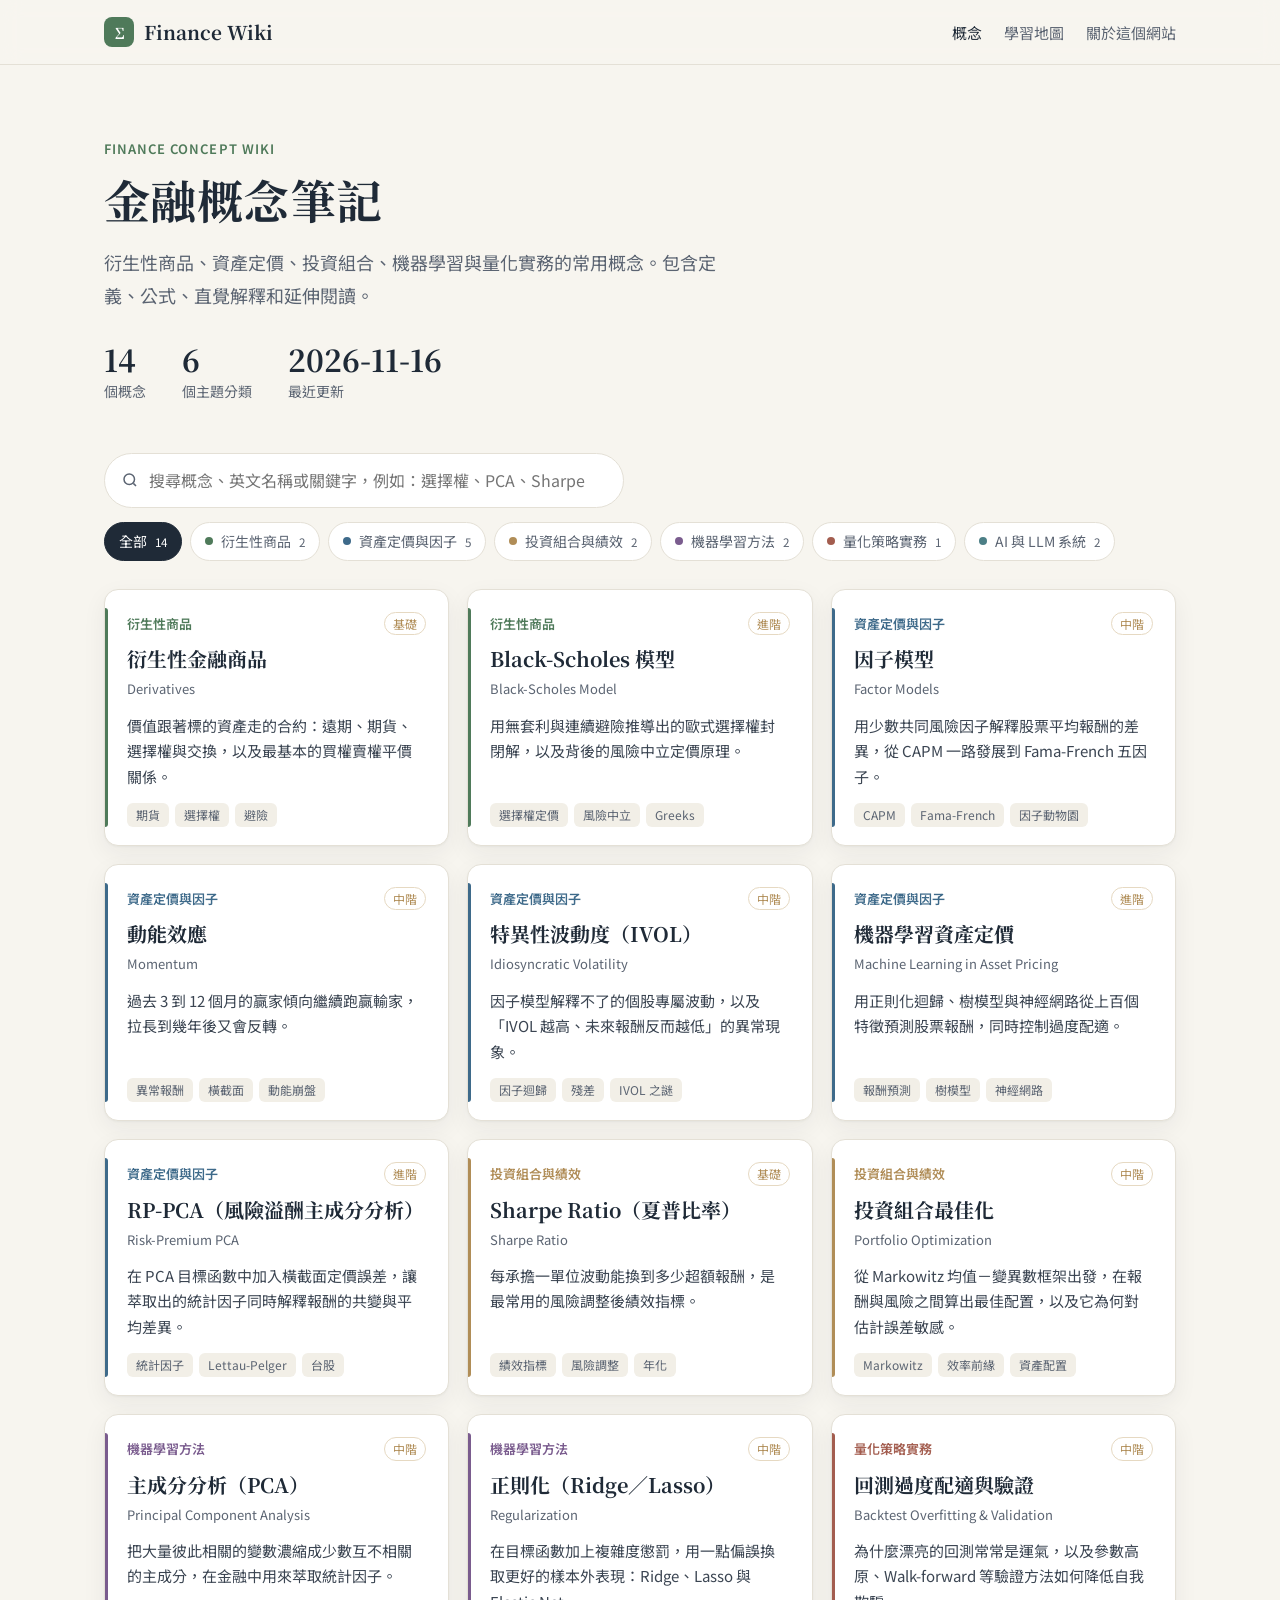
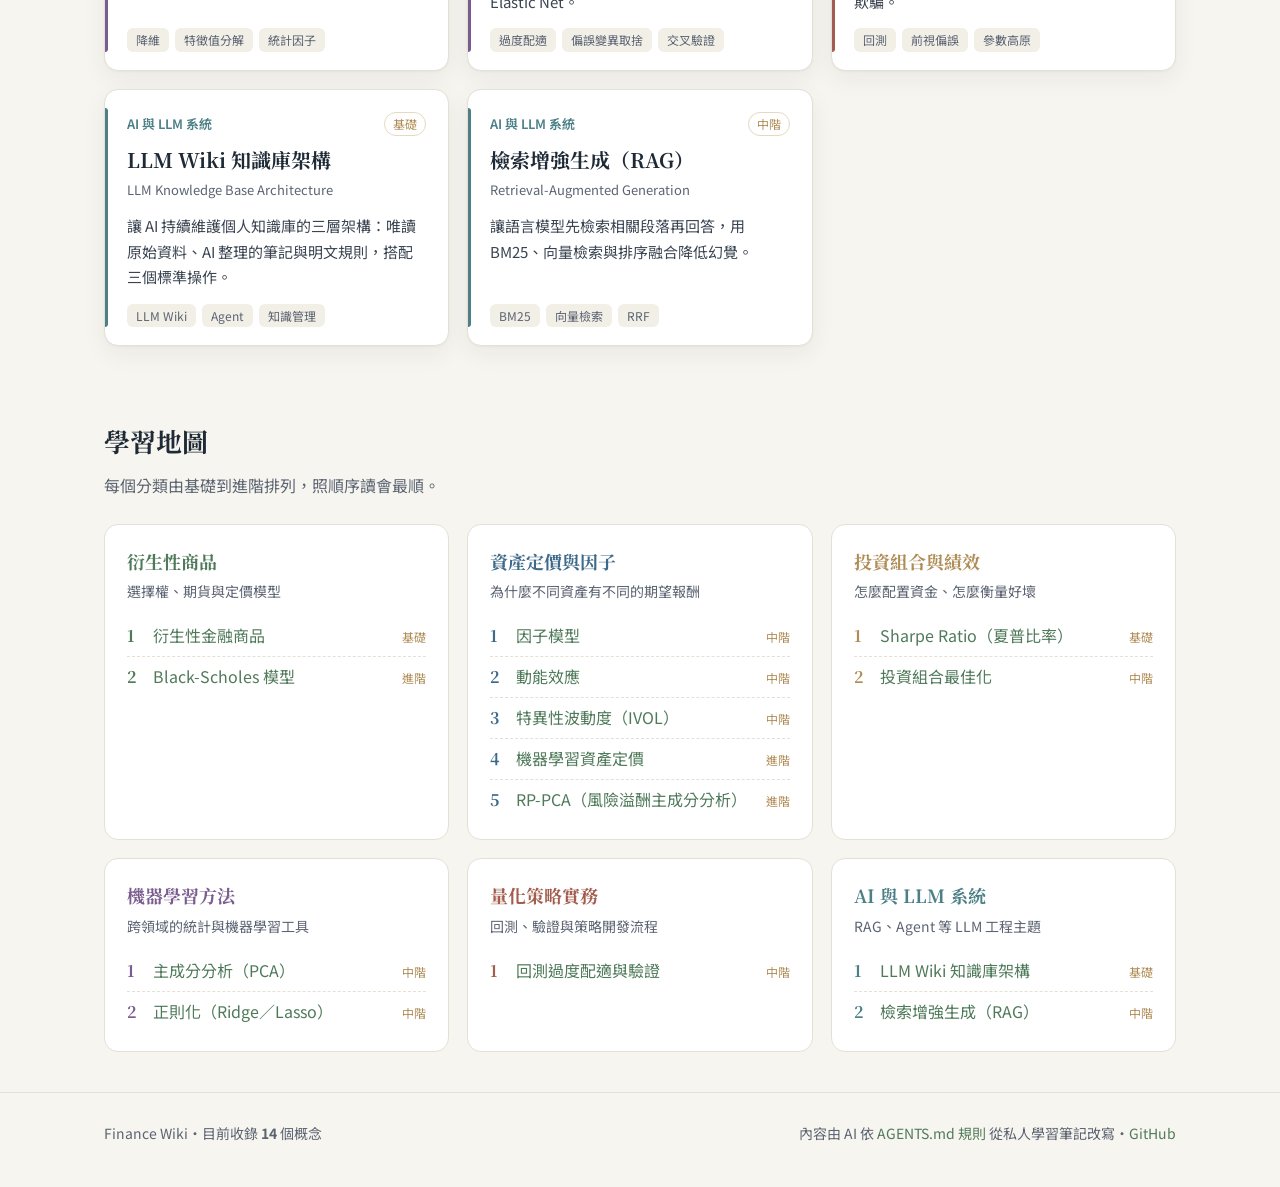
<file: index.html>
<!DOCTYPE html>
<html lang="zh-Hant">
<head>
<meta charset="utf-8">
<meta name="viewport" content="width=device-width, initial-scale=1">
<title>Finance Wiki｜金融概念筆記</title>
<meta name="description" content="衍生性商品、資產定價、投資組合、機器學習與量化實務的概念筆記。">
<link rel="preconnect" href="https://fonts.googleapis.com">
<link rel="preconnect" href="https://fonts.gstatic.com" crossorigin>
<link href="https://fonts.googleapis.com/css2?family=Noto+Serif+TC:wght@600;700&family=Noto+Sans+TC:wght@400;500;600&display=swap" rel="stylesheet">
<link rel="stylesheet" href="assets/vendor/katex/katex.min.css">
<link rel="stylesheet" href="assets/css/style.css">
<link rel="icon" href="data:image/svg+xml,%3Csvg xmlns='http://www.w3.org/2000/svg' viewBox='0 0 32 32'%3E%3Crect width='32' height='32' rx='8' fill='%234F7A5A'/%3E%3Ctext x='16' y='22' font-size='17' text-anchor='middle' fill='white' font-family='serif'%3EΣ%3C/text%3E%3C/svg%3E">
</head>
<body data-page="home">
<header class="site-header"><div class="wrap">
  <a class="brand" href="index.html"><span class="brand-mark">Σ</span>Finance Wiki</a>
  <nav class="nav">
    <a href="index.html" class="active">概念</a>
    <a href="index.html#map">學習地圖</a>
    <a href="about.html">關於這個網站</a>
  </nav>
</div></header>
<main class="wrap">
  <section class="hero">
    <div class="eyebrow">Finance Concept Wiki</div>
    <h1>金融概念筆記</h1>
    <p class="lead">衍生性商品、資產定價、投資組合、機器學習與量化實務的常用概念。包含定義、公式、直覺解釋和延伸閱讀。</p>
    <div class="stats">
      <div class="stat"><b id="stat-pages">—</b><span>個概念</span></div>
      <div class="stat"><b id="stat-cats">—</b><span>個主題分類</span></div>
      <div class="stat"><b id="stat-updated">—</b><span>最近更新</span></div>
    </div>
  </section>

  <section>
    <div class="toolbar">
      <input id="search" class="search" type="search" placeholder="搜尋概念、英文名稱或關鍵字，例如：選擇權、PCA、Sharpe" aria-label="搜尋概念">
      <div id="chips" class="chips" role="toolbar" aria-label="依分類篩選"></div>
    </div>
    <div id="grid" class="grid"></div>
  </section>

  <section id="map-section">
    <h2 class="section-title">學習地圖</h2>
    <p class="section-sub">每個分類由基礎到進階排列，照順序讀會最順。</p>
    <div class="map" id="map"></div>
  </section>
</main>
<footer class="site-footer"><div class="wrap">
  <span>Finance Wiki・目前收錄 <b id="footer-count">—</b> 個概念</span>
  <span>內容由 AI 依 <a href="about.html">AGENTS.md 規則</a> 從私人學習筆記改寫・<a href="https://github.com/">GitHub</a></span>
</div></footer>
<script src="assets/vendor/marked/marked.min.js"></script>
<script src="assets/vendor/katex/katex.min.js"></script>
<script src="assets/js/site.js"></script>
</body>
</html>
</file>
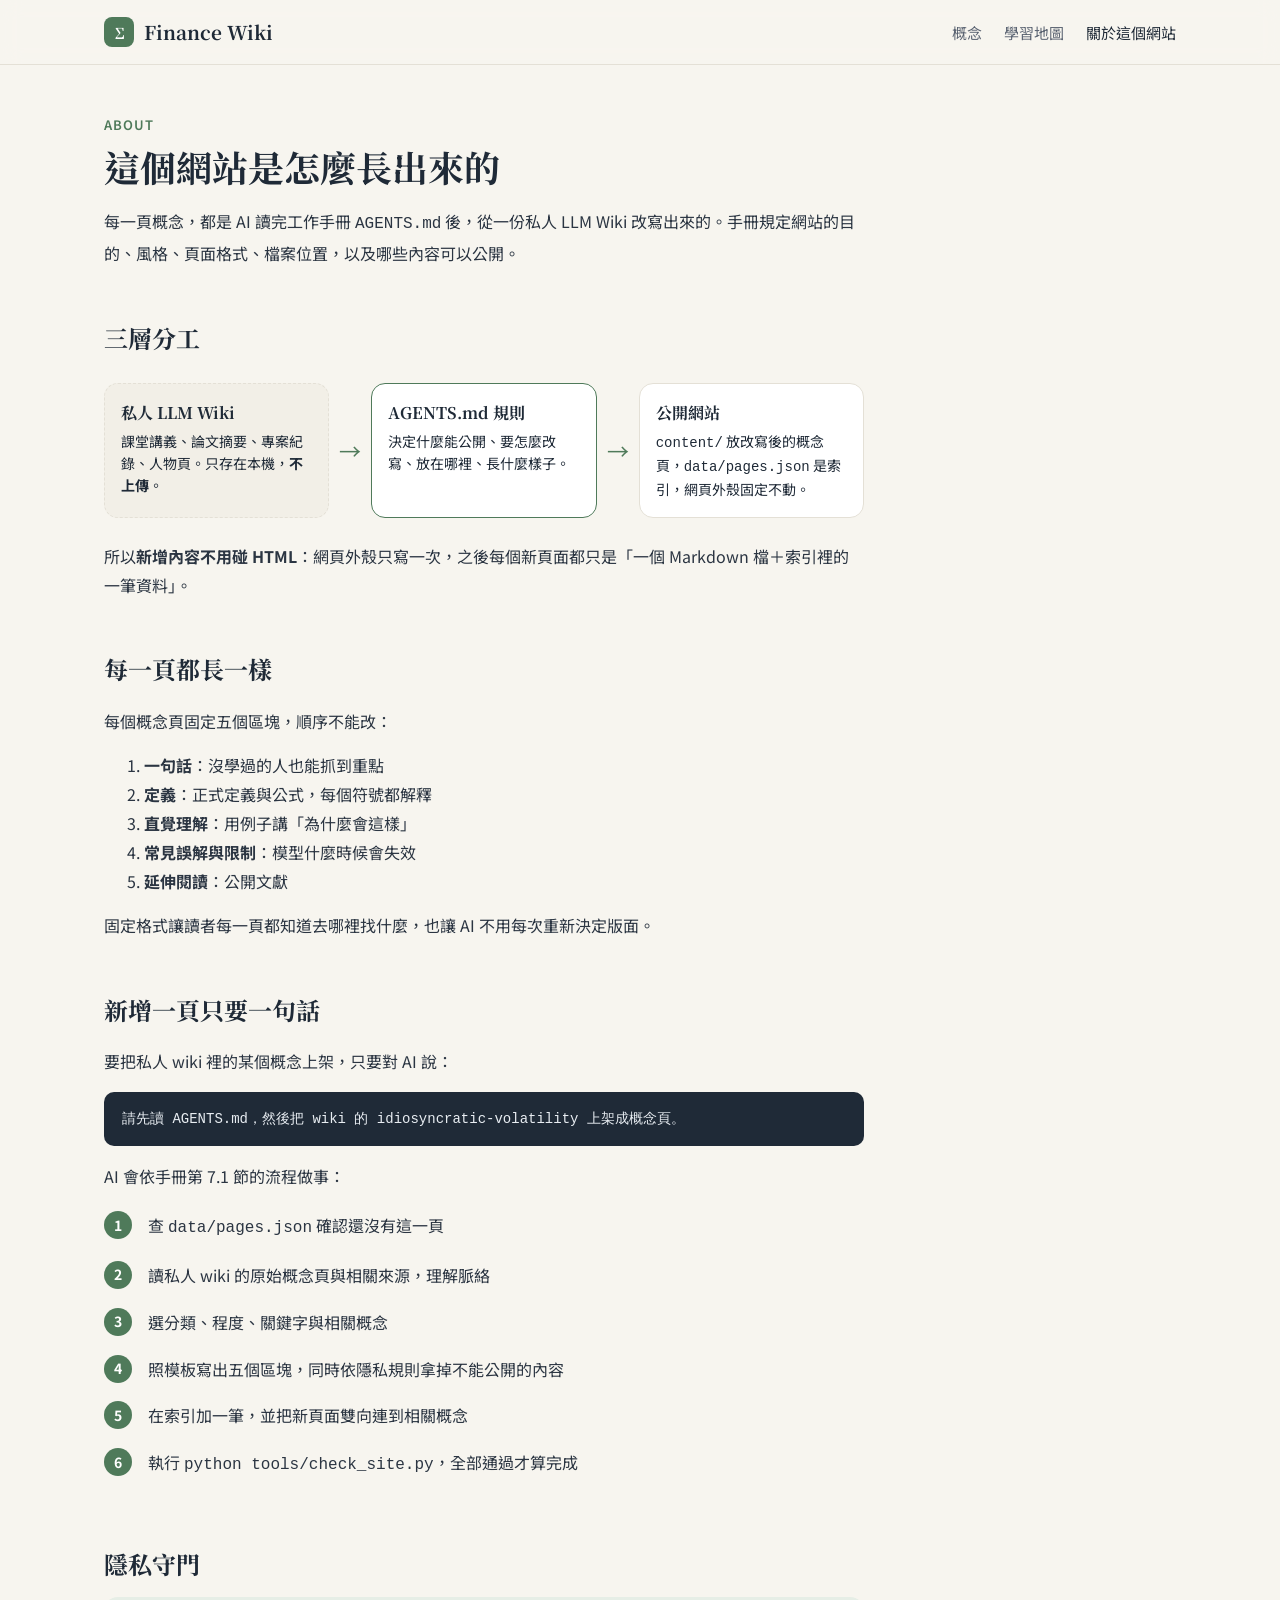
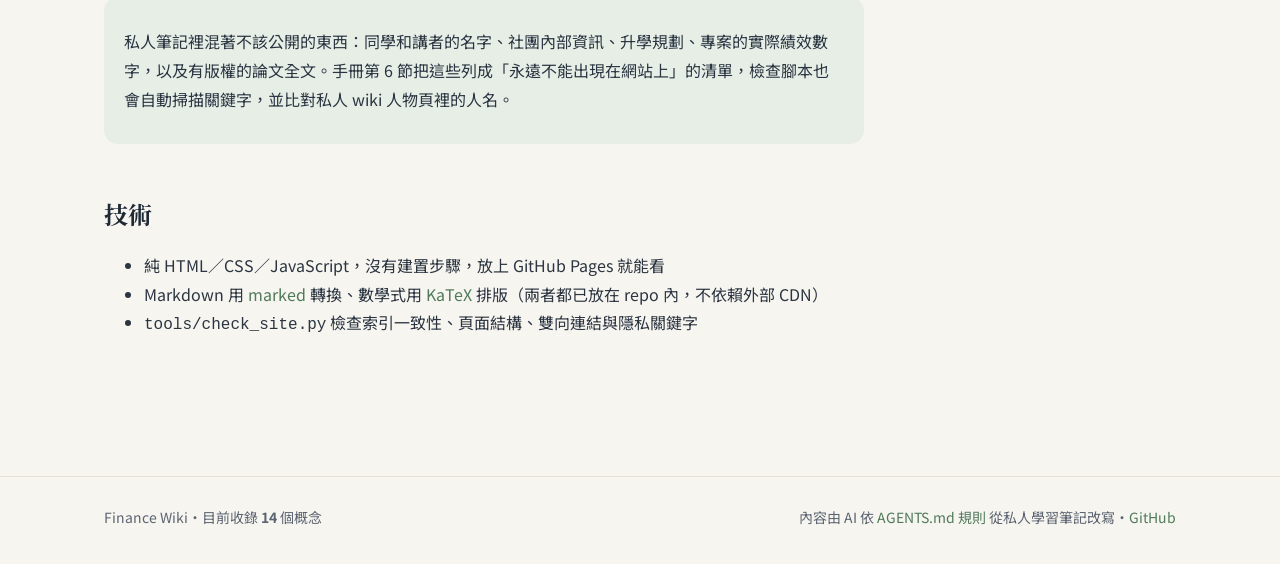
<file: about.html>
<!DOCTYPE html>
<html lang="zh-Hant">
<head>
<meta charset="utf-8">
<meta name="viewport" content="width=device-width, initial-scale=1">
<title>關於這個網站｜Finance Wiki</title>
<meta name="description" content="衍生性商品、資產定價、投資組合、機器學習與量化實務的概念筆記。">
<link rel="preconnect" href="https://fonts.googleapis.com">
<link rel="preconnect" href="https://fonts.gstatic.com" crossorigin>
<link href="https://fonts.googleapis.com/css2?family=Noto+Serif+TC:wght@600;700&family=Noto+Sans+TC:wght@400;500;600&display=swap" rel="stylesheet">
<link rel="stylesheet" href="assets/vendor/katex/katex.min.css">
<link rel="stylesheet" href="assets/css/style.css">
<link rel="icon" href="data:image/svg+xml,%3Csvg xmlns='http://www.w3.org/2000/svg' viewBox='0 0 32 32'%3E%3Crect width='32' height='32' rx='8' fill='%234F7A5A'/%3E%3Ctext x='16' y='22' font-size='17' text-anchor='middle' fill='white' font-family='serif'%3EΣ%3C/text%3E%3C/svg%3E">
</head>
<body data-page="about">
<header class="site-header"><div class="wrap">
  <a class="brand" href="index.html"><span class="brand-mark">Σ</span>Finance Wiki</a>
  <nav class="nav">
    <a href="index.html">概念</a>
    <a href="index.html#map">學習地圖</a>
    <a href="about.html" class="active">關於這個網站</a>
  </nav>
</div></header>
<main class="wrap">
<div class="prose">
  <div class="eyebrow">About</div>
  <h1>這個網站是怎麼長出來的</h1>
  <p>每一頁概念，都是 AI 讀完工作手冊 <code>AGENTS.md</code> 後，從一份私人 LLM Wiki 改寫出來的。手冊規定網站的目的、風格、頁面格式、檔案位置，以及哪些內容可以公開。</p>

  <h2>三層分工</h2>
  <div class="flow">
    <div class="box private"><b>私人 LLM Wiki</b>課堂講義、論文摘要、專案紀錄、人物頁。只存在本機，<strong>不上傳</strong>。</div>
    <div class="arrow">→</div>
    <div class="box rules"><b>AGENTS.md 規則</b>決定什麼能公開、要怎麼改寫、放在哪裡、長什麼樣子。</div>
    <div class="arrow">→</div>
    <div class="box"><b>公開網站</b><code>content/</code> 放改寫後的概念頁，<code>data/pages.json</code> 是索引，網頁外殼固定不動。</div>
  </div>
  <p>所以<strong>新增內容不用碰 HTML</strong>：網頁外殼只寫一次，之後每個新頁面都只是「一個 Markdown 檔＋索引裡的一筆資料」。</p>

  <h2>每一頁都長一樣</h2>
  <p>每個概念頁固定五個區塊，順序不能改：</p>
  <ol>
    <li><b>一句話</b>：沒學過的人也能抓到重點</li>
    <li><b>定義</b>：正式定義與公式，每個符號都解釋</li>
    <li><b>直覺理解</b>：用例子講「為什麼會這樣」</li>
    <li><b>常見誤解與限制</b>：模型什麼時候會失效</li>
    <li><b>延伸閱讀</b>：公開文獻</li>
  </ol>
  <p>固定格式讓讀者每一頁都知道去哪裡找什麼，也讓 AI 不用每次重新決定版面。</p>

  <h2>新增一頁只要一句話</h2>
  <p>要把私人 wiki 裡的某個概念上架，只要對 AI 說：</p>
<pre><code>請先讀 AGENTS.md，然後把 wiki 的 idiosyncratic-volatility 上架成概念頁。</code></pre>
  <p>AI 會依手冊第 7.1 節的流程做事：</p>
  <ol class="steps">
    <li>查 <code>data/pages.json</code> 確認還沒有這一頁</li>
    <li>讀私人 wiki 的原始概念頁與相關來源，理解脈絡</li>
    <li>選分類、程度、關鍵字與相關概念</li>
    <li>照模板寫出五個區塊，同時依隱私規則拿掉不能公開的內容</li>
    <li>在索引加一筆，並把新頁面雙向連到相關概念</li>
    <li>執行 <code>python tools/check_site.py</code>，全部通過才算完成</li>
  </ol>

  <h2>隱私守門</h2>
  <div class="callout">
    <p>私人筆記裡混著不該公開的東西：同學和講者的名字、社團內部資訊、升學規劃、專案的實際績效數字，以及有版權的論文全文。手冊第 6 節把這些列成「永遠不能出現在網站上」的清單，檢查腳本也會自動掃描關鍵字，並比對私人 wiki 人物頁裡的人名。</p>
  </div>

  <h2>技術</h2>
  <ul>
    <li>純 HTML／CSS／JavaScript，沒有建置步驟，放上 GitHub Pages 就能看</li>
    <li>Markdown 用 <a href="https://marked.js.org/">marked</a> 轉換、數學式用 <a href="https://katex.org/">KaTeX</a> 排版（兩者都已放在 repo 內，不依賴外部 CDN）</li>
    <li><code>tools/check_site.py</code> 檢查索引一致性、頁面結構、雙向連結與隱私關鍵字</li>
  </ul>
</div>
</main>
<footer class="site-footer"><div class="wrap">
  <span>Finance Wiki・目前收錄 <b id="footer-count">—</b> 個概念</span>
  <span>內容由 AI 依 <a href="about.html">AGENTS.md 規則</a> 從私人學習筆記改寫・<a href="https://github.com/">GitHub</a></span>
</div></footer>
<script src="assets/vendor/marked/marked.min.js"></script>
<script src="assets/vendor/katex/katex.min.js"></script>
<script src="assets/js/site.js"></script>
</body>
</html>
</file>
<file: assets/css/style.css>
/* Finance Wiki — 全站樣式。設計 token 對應 AGENTS.md 第 3 節。 */
:root {
  --paper: #F7F5EF;
  --card: #FFFFFF;
  --ink: #1F2A37;
  --muted: #5B6472;
  --accent: #4F7A5A;
  --accent-soft: #E6EEE6;
  --gold: #B08D57;
  --line: #E4E0D6;
  --radius: 14px;
  --shadow: 0 1px 2px rgba(31, 42, 55, .04), 0 8px 24px rgba(31, 42, 55, .06);
  --serif: "Noto Serif TC", "Songti TC", "PMingLiU", serif;
  --sans: "Noto Sans TC", "PingFang TC", "Microsoft JhengHei", system-ui, sans-serif;
  --mono: "JetBrains Mono", Consolas, monospace;
  --max: 1120px;
}

* { box-sizing: border-box; }
html { scroll-behavior: smooth; }
body {
  margin: 0;
  background: var(--paper);
  color: var(--ink);
  font-family: var(--sans);
  font-size: 16px;
  line-height: 1.8;
  -webkit-font-smoothing: antialiased;
}
a { color: var(--accent); text-decoration: none; }
a:hover { text-decoration: underline; text-underline-offset: 3px; }
.wrap { max-width: var(--max); margin: 0 auto; padding: 0 24px; }

/* ---------- 頁首 ---------- */
.site-header {
  position: sticky; top: 0; z-index: 10;
  background: rgba(247, 245, 239, .88);
  backdrop-filter: blur(10px);
  border-bottom: 1px solid var(--line);
}
.site-header .wrap { display: flex; align-items: center; justify-content: space-between; height: 64px; }
.brand { display: flex; align-items: center; gap: 10px; color: var(--ink); font-family: var(--serif); font-weight: 700; font-size: 19px; }
.brand:hover { text-decoration: none; }
.brand-mark {
  width: 30px; height: 30px; border-radius: 8px; background: var(--accent);
  color: #fff; display: grid; place-items: center; font-size: 15px; font-family: var(--serif);
}
.nav { display: flex; gap: 22px; font-size: 15px; }
.nav a { color: var(--muted); }
.nav a.active, .nav a:hover { color: var(--ink); text-decoration: none; }

/* ---------- 首頁 Hero ---------- */
.hero { padding: 72px 0 40px; }
.eyebrow { color: var(--accent); font-weight: 600; letter-spacing: .08em; font-size: 13px; text-transform: uppercase; }
.hero h1 {
  font-family: var(--serif); font-size: clamp(30px, 4.4vw, 46px); line-height: 1.3;
  margin: 10px 0 16px; letter-spacing: .01em;
}
.hero p.lead { color: var(--muted); font-size: 18px; max-width: 640px; margin: 0; }
.stats { display: flex; gap: 36px; margin-top: 32px; flex-wrap: wrap; }
.stat b { display: block; font-family: var(--serif); font-size: 30px; line-height: 1.1; }
.stat span { color: var(--muted); font-size: 14px; }

/* ---------- 搜尋與篩選 ---------- */
.toolbar { display: flex; flex-direction: column; gap: 14px; margin: 8px 0 28px; }
.search {
  width: 100%; max-width: 520px; padding: 12px 16px 12px 44px;
  border: 1px solid var(--line); border-radius: 999px; background: var(--card) no-repeat 16px center;
  background-image: url("data:image/svg+xml,%3Csvg xmlns='http://www.w3.org/2000/svg' width='18' height='18' fill='none' stroke='%235B6472' stroke-width='2' viewBox='0 0 24 24'%3E%3Ccircle cx='11' cy='11' r='7'/%3E%3Cpath d='m20 20-3.5-3.5'/%3E%3C/svg%3E");
  font: inherit; color: var(--ink); outline: none;
}
.search:focus { border-color: var(--accent); box-shadow: 0 0 0 3px var(--accent-soft); }
.chips { display: flex; flex-wrap: wrap; gap: 8px; }
.chip {
  border: 1px solid var(--line); background: var(--card); color: var(--muted);
  padding: 6px 14px; border-radius: 999px; font: inherit; font-size: 14px; cursor: pointer;
  display: inline-flex; align-items: center; gap: 8px;
}
.chip .dot { width: 8px; height: 8px; border-radius: 50%; background: var(--c, var(--muted)); }
.chip:hover { color: var(--ink); }
.chip.on { background: var(--ink); color: #fff; border-color: var(--ink); }

/* ---------- 卡片 ---------- */
.grid { display: grid; grid-template-columns: repeat(auto-fill, minmax(300px, 1fr)); gap: 18px; }
.card {
  position: relative; display: flex; flex-direction: column; gap: 8px;
  background: var(--card); border: 1px solid var(--line); border-radius: var(--radius);
  padding: 22px 22px 18px; color: var(--ink); box-shadow: var(--shadow);
  transition: transform .15s ease, border-color .15s ease;
}
.card::before {
  content: ""; position: absolute; left: 0; top: 18px; bottom: 18px; width: 3px;
  border-radius: 0 3px 3px 0; background: var(--c);
}
.card:hover { transform: translateY(-2px); border-color: var(--c); text-decoration: none; }
.card .meta { display: flex; justify-content: space-between; align-items: center; font-size: 13px; }
.cat { color: var(--c); font-weight: 600; }
.level { font-size: 12px; color: var(--gold); border: 1px solid #E6D9C2; padding: 0 8px; border-radius: 999px; }
.card h3 { margin: 2px 0 0; font-family: var(--serif); font-size: 20px; line-height: 1.4; }
.card .en { color: var(--muted); font-size: 13px; margin-top: -4px; }
.card p { margin: 4px 0 6px; color: #3B4552; font-size: 15px; line-height: 1.7; }
.tags { display: flex; flex-wrap: wrap; gap: 6px; margin-top: auto; }
.tag { font-size: 12px; color: var(--muted); background: #F2EFE7; padding: 1px 9px; border-radius: 6px; }
.empty { color: var(--muted); padding: 40px 0; text-align: center; }

/* ---------- 學習地圖 ---------- */
.section-title { font-family: var(--serif); font-size: 26px; margin: 72px 0 6px; }
.section-sub { color: var(--muted); margin: 0 0 24px; }
.map { display: grid; grid-template-columns: repeat(auto-fill, minmax(320px, 1fr)); gap: 18px; }
.map-col { background: var(--card); border: 1px solid var(--line); border-radius: var(--radius); padding: 20px 22px; }
.map-col h4 { margin: 0; font-family: var(--serif); font-size: 18px; color: var(--c); }
.map-col .desc { color: var(--muted); font-size: 14px; margin: 2px 0 12px; }
.map-col ol { margin: 0; padding-left: 0; list-style: none; counter-reset: step; }
.map-col li { counter-increment: step; display: flex; gap: 10px; align-items: baseline; padding: 5px 0; border-top: 1px dashed var(--line); }
.map-col li:first-child { border-top: 0; }
.map-col li::before { content: counter(step); font-family: var(--serif); color: var(--c); font-weight: 700; min-width: 16px; }
.map-col li small { color: var(--gold); margin-left: auto; font-size: 12px; white-space: nowrap; }

/* ---------- 概念頁 ---------- */
.concept-layout { display: grid; grid-template-columns: minmax(0, 1fr) 280px; gap: 48px; padding: 40px 0 80px; }
.crumbs { font-size: 14px; color: var(--muted); margin-bottom: 18px; }
.crumbs a { color: var(--muted); }
.concept-head h1 { font-family: var(--serif); font-size: clamp(28px, 3.6vw, 38px); line-height: 1.3; margin: 8px 0 4px; }
.concept-head .en { color: var(--muted); font-size: 16px; }
.concept-head .summary { font-size: 18px; color: #3B4552; margin: 16px 0 0; }
.article { margin-top: 28px; }
.article h2 {
  font-family: var(--serif); font-size: 22px; margin: 40px 0 12px; padding-top: 4px;
  display: flex; align-items: center; gap: 10px;
}
.article h2::before { content: ""; width: 6px; height: 22px; border-radius: 3px; background: var(--c); }
.article h3 { font-size: 17px; margin: 24px 0 8px; }
.article p, .article li { color: #2B3542; }
.article ul, .article ol { padding-left: 1.4em; }
.article li { margin: 4px 0; }
.article blockquote { margin: 16px 0; padding: 4px 18px; border-left: 3px solid var(--gold); color: var(--muted); background: #FBF8F1; border-radius: 0 8px 8px 0; }
.article code { font-family: var(--mono); font-size: .9em; background: #F2EFE7; padding: 1px 6px; border-radius: 5px; }
.article table { width: 100%; border-collapse: collapse; margin: 16px 0; font-size: 15px; background: var(--card); border-radius: 10px; overflow: hidden; border: 1px solid var(--line); }
.article th, .article td { padding: 10px 12px; text-align: left; border-bottom: 1px solid var(--line); vertical-align: top; }
.article th { background: #F2EFE7; font-weight: 600; }
.article tr:last-child td { border-bottom: 0; }
.article .math-display { overflow-x: auto; padding: 12px 0; text-align: center; }
.article a.wikilink { border-bottom: 1px dotted var(--accent); }
.article a.wikilink:hover { text-decoration: none; border-bottom-style: solid; }
.article .missing { color: var(--muted); }

/* 「一句話」區塊做成重點框 */
.article section.lede { background: var(--accent-soft); border-radius: var(--radius); padding: 6px 24px 10px; margin-top: 8px; }
.article section.lede h2 { margin-top: 18px; }
.article section.lede p { font-size: 18px; color: var(--ink); }
.article section.refs li { font-size: 15px; color: var(--muted); }

.side { position: sticky; top: 88px; align-self: start; display: flex; flex-direction: column; gap: 18px; }
.panel { background: var(--card); border: 1px solid var(--line); border-radius: var(--radius); padding: 18px 20px; }
.panel h5 { margin: 0 0 10px; font-size: 13px; color: var(--muted); letter-spacing: .06em; }
.facts { display: grid; grid-template-columns: auto 1fr; gap: 6px 14px; font-size: 14px; margin: 0; }
.facts dt { color: var(--muted); }
.facts dd { margin: 0; }
.rel { display: flex; flex-direction: column; gap: 4px; }
.rel a { display: block; padding: 8px 10px; border-radius: 8px; color: var(--ink); font-size: 15px; line-height: 1.5; }
.rel a:hover { background: #F2EFE7; text-decoration: none; }
.rel a small { display: block; color: var(--muted); font-size: 12px; }
.pager { display: flex; justify-content: space-between; gap: 12px; margin-top: 48px; padding-top: 20px; border-top: 1px solid var(--line); font-size: 15px; }
.pager a { max-width: 48%; }
.pager small { display: block; color: var(--muted); font-size: 12px; }
.notfound { padding: 80px 0; text-align: center; }

/* ---------- About ---------- */
.prose { max-width: 760px; padding: 48px 0 80px; }
.prose h1 { font-family: var(--serif); font-size: 36px; line-height: 1.3; margin: 8px 0 12px; }
.prose h2 { font-family: var(--serif); font-size: 24px; margin: 48px 0 12px; }
.prose p, .prose li { color: #2B3542; }
.flow { display: grid; grid-template-columns: 1fr auto 1fr auto 1fr; align-items: stretch; gap: 10px; margin: 24px 0; }
.flow .box { background: var(--card); border: 1px solid var(--line); border-radius: var(--radius); padding: 16px; font-size: 14px; line-height: 1.6; }
.flow .box b { display: block; font-family: var(--serif); font-size: 16px; margin-bottom: 4px; }
.flow .box.private { background: #F2EFE7; border-style: dashed; }
.flow .box.rules { border-color: var(--accent); }
.flow .arrow { display: grid; place-items: center; color: var(--accent); font-size: 22px; }
.steps { counter-reset: s; list-style: none; padding: 0; }
.steps li { counter-increment: s; position: relative; padding: 4px 0 14px 44px; }
.steps li::before {
  content: counter(s); position: absolute; left: 0; top: 4px; width: 28px; height: 28px; border-radius: 50%;
  background: var(--accent); color: #fff; display: grid; place-items: center; font-size: 14px; font-weight: 700;
}
.prose pre { background: var(--ink); color: #E8EDF2; padding: 16px 18px; border-radius: 10px; overflow-x: auto; font-size: 14px; line-height: 1.6; }
.prose code { font-family: var(--mono); }
.callout { background: var(--accent-soft); border-radius: var(--radius); padding: 14px 20px; }

/* ---------- 頁尾 ---------- */
.site-footer { border-top: 1px solid var(--line); padding: 28px 0 40px; color: var(--muted); font-size: 14px; margin-top: 40px; }
.site-footer .wrap { display: flex; justify-content: space-between; gap: 16px; flex-wrap: wrap; }

@media (max-width: 880px) {
  .concept-layout { grid-template-columns: 1fr; gap: 24px; }
  .side { position: static; }
  .flow { grid-template-columns: 1fr; }
  .flow .arrow { transform: rotate(90deg); }
  .nav { gap: 14px; }
  .hero { padding-top: 48px; }
}
.brand, .nav a { white-space: nowrap; }
@media (max-width: 560px) {
  .wrap { padding: 0 16px; }
  .brand { font-size: 16px; gap: 8px; }
  .brand-mark { width: 26px; height: 26px; }
  .nav { gap: 12px; font-size: 13px; }
  .grid, .map { grid-template-columns: 1fr; }
}
</file>
